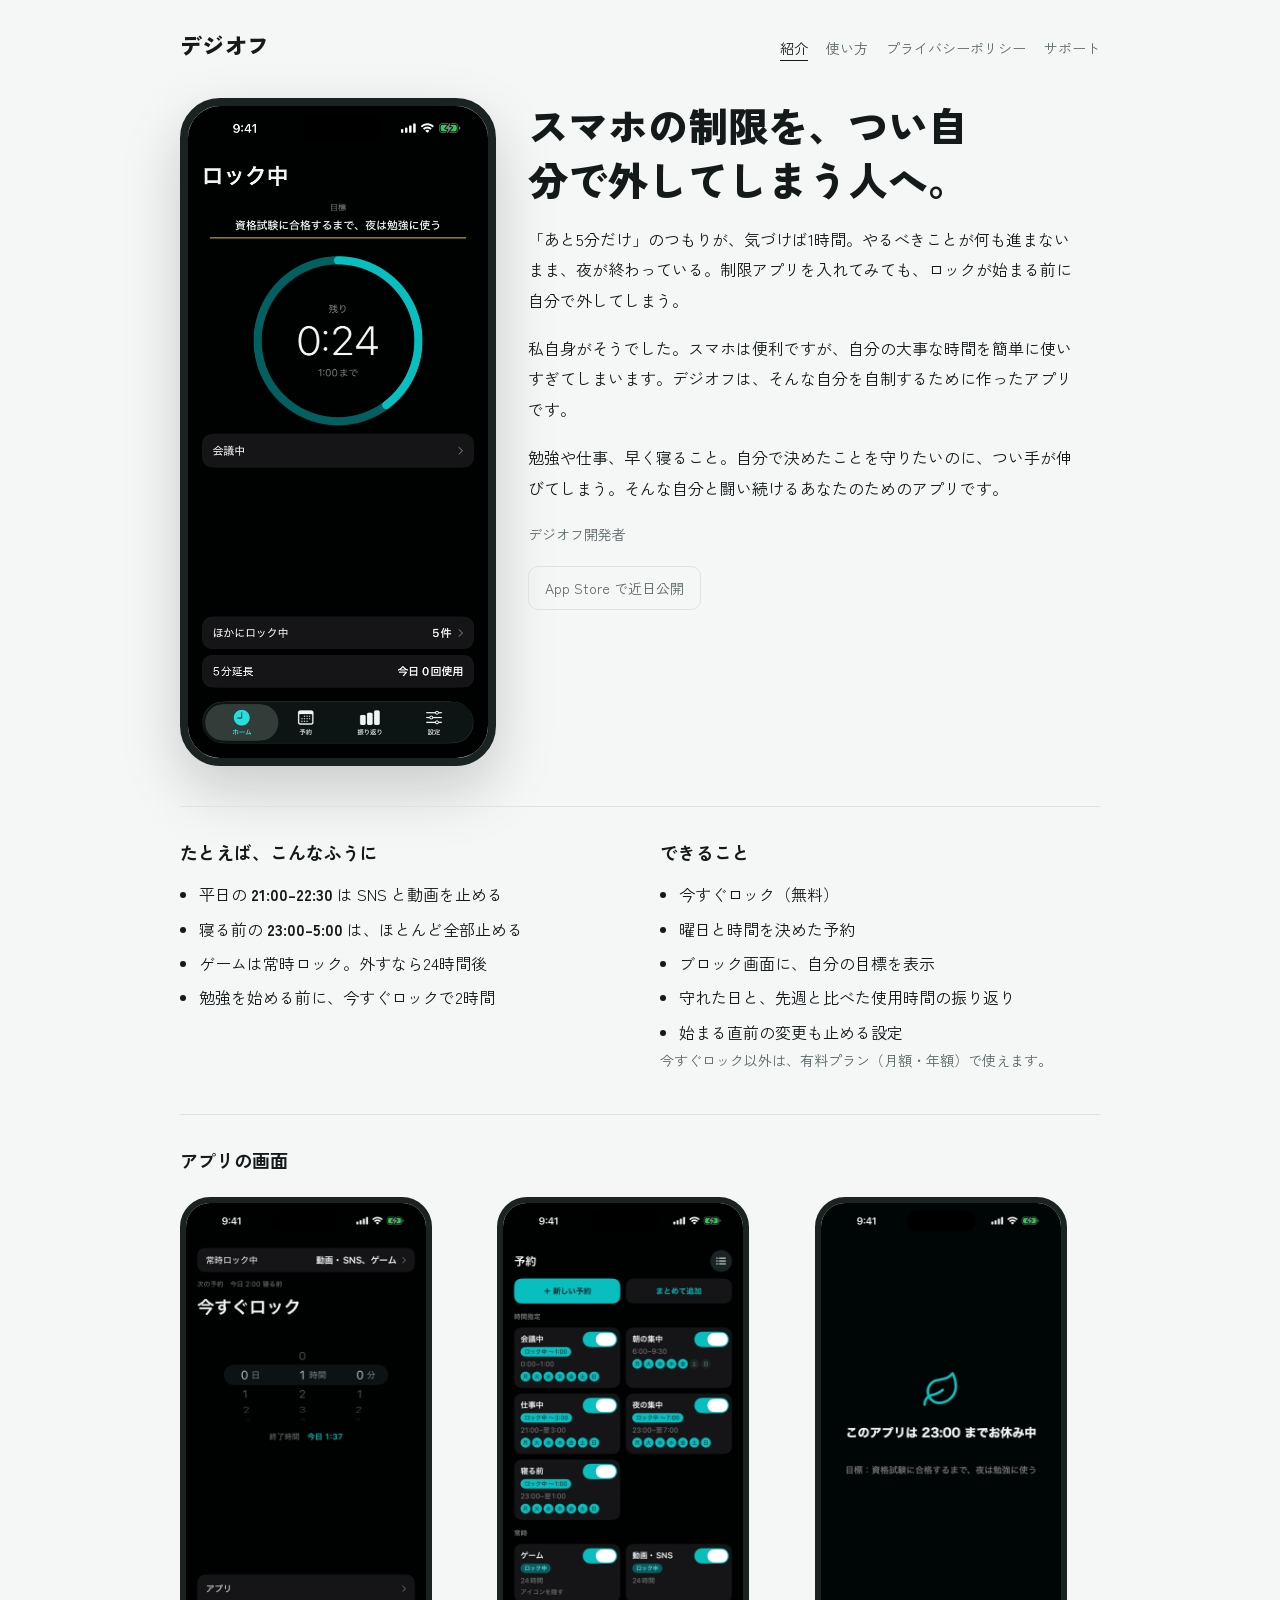
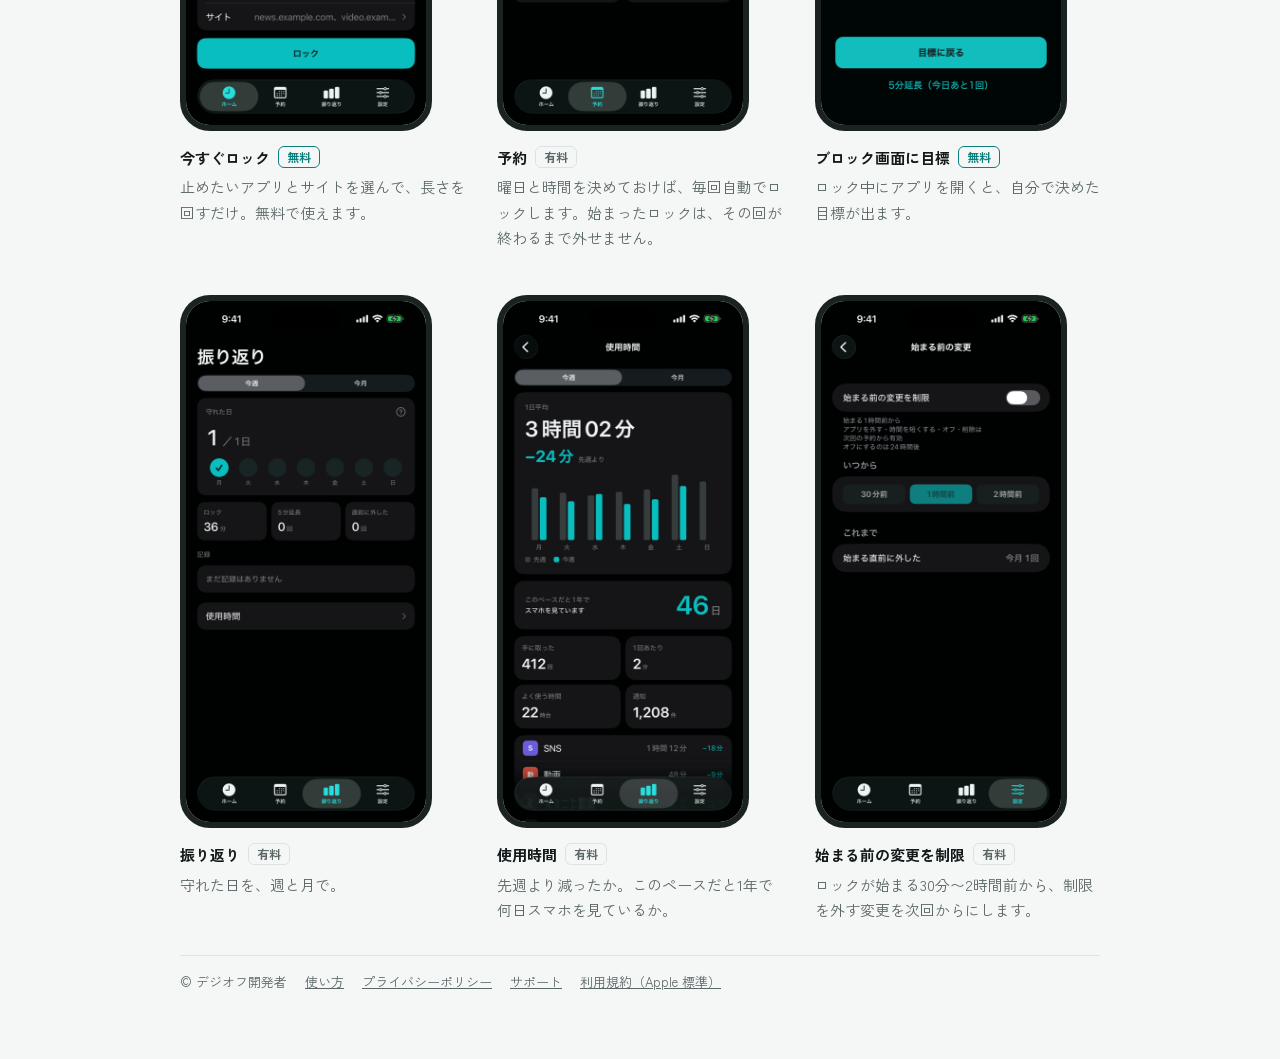
<file: index.html>
<!doctype html>
<html lang="ja">
<head>
<meta charset="utf-8">
<meta name="viewport" content="width=device-width, initial-scale=1, viewport-fit=cover">
<title>デジオフ</title>
<meta name="description" content="スマホの制限を、つい自分で外してしまう人のためのアプリ。決めた時間、スマホを閉じる。">
<link rel="preconnect" href="https://fonts.googleapis.com">
<link rel="stylesheet" href="https://fonts.googleapis.com/css2?family=Zen+Kaku+Gothic+New:wght@400;500;700;900&display=swap">
<link rel="stylesheet" href="style.css">
</head>
<body>
<div class="wrap">
  <header>
    <a class="logo" href="index.html">デジオフ</a>
    <nav aria-label="ページ">
      <a href="index.html" aria-current="page">紹介</a>
      <a href="help.html">使い方</a>
      <a href="privacy.html">プライバシーポリシー</a>
      <a href="support.html">サポート</a>
    </nav>
  </header>

  <main id="about">
    <div class="intro">
      <img class="phone" src="img/shot-lock.png" alt="デジオフのロック中の画面。目標と残り時間が表示されている">
      <div class="story">
        <h1>スマホの制限を、つい自分で外してしまう人へ。</h1>
        <p>「あと5分だけ」のつもりが、気づけば1時間。やるべきことが何も進まないまま、夜が終わっている。制限アプリを入れてみても、ロックが始まる前に自分で外してしまう。</p>
        <p>私自身がそうでした。スマホは便利ですが、自分の大事な時間を簡単に使いすぎてしまいます。デジオフは、そんな自分を自制するために作ったアプリです。</p>
        <p>勉強や仕事、早く寝ること。自分で決めたことを守りたいのに、つい手が伸びてしまう。そんな自分と闘い続けるあなたのためのアプリです。</p>
        <p class="sign">デジオフ開発者</p>
        <span class="store">App Store で近日公開</span>
      </div>
    </div>

    <div class="uses">
      <div>
        <h2>たとえば、こんなふうに</h2>
        <ul>
          <li>平日の <span class="time">21:00–22:30</span> は SNS と動画を止める</li>
          <li>寝る前の <span class="time">23:00–5:00</span> は、ほとんど全部止める</li>
          <li>ゲームは常時ロック。外すなら24時間後</li>
          <li>勉強を始める前に、今すぐロックで2時間</li>
        </ul>
      </div>
      <div>
        <h2>できること</h2>
        <ul>
          <li>今すぐロック（無料）</li>
          <li>曜日と時間を決めた予約</li>
          <li>ブロック画面に、自分の目標を表示</li>
          <li>守れた日と、先週と比べた使用時間の振り返り</li>
          <li>始まる直前の変更も止める設定</li>
        </ul>
        <p class="small">今すぐロック以外は、有料プラン（月額・年額）で使えます。</p>
      </div>
    </div>

    <section class="features" aria-labelledby="features-title">
      <h2 id="features-title">アプリの画面</h2>
      <div class="shots">
        <figure><img src="img/shot-quick.png" alt="今すぐロックの画面。日・時間・分を回して長さを決める">
          <figcaption><b>今すぐロック<span class="price free">無料</span></b><span>止めたいアプリとサイトを選んで、長さを回すだけ。無料で使えます。</span></figcaption></figure>
        <figure><img src="img/shot-list.png" alt="予約の一覧。時間指定と常時の予約が並んでいる">
          <figcaption><b>予約<span class="price">有料</span></b><span>曜日と時間を決めておけば、毎回自動でロックします。始まったロックは、その回が終わるまで外せません。</span></figcaption></figure>
        <figure><img src="img/shot-shield.png" alt="ブロック画面。お休み中の表示と目標、目標に戻るボタン">
          <figcaption><b>ブロック画面に目標<span class="price free">無料</span></b><span>ロック中にアプリを開くと、自分で決めた目標が出ます。</span></figcaption></figure>
        <figure><img src="img/shot-reflect.png" alt="振り返りの画面。今週守れた日と、ロックした時間">
          <figcaption><b>振り返り<span class="price">有料</span></b><span>守れた日を、週と月で。</span></figcaption></figure>
        <figure><img src="img/shot-usage.png" alt="使用時間の画面。1日平均と先週との差、曜日ごとの棒">
          <figcaption><b>使用時間<span class="price">有料</span></b><span>先週より減ったか。このペースだと1年で何日スマホを見ているか。</span></figcaption></figure>
        <figure><img src="img/shot-before.png" alt="始まる前の変更を制限する設定。30分前・1時間前・2時間前から選ぶ">
          <figcaption><b>始まる前の変更を制限<span class="price">有料</span></b><span>ロックが始まる30分〜2時間前から、制限を外す変更を次回からにします。</span></figcaption></figure>
      </div>
    </section>
  </main>

  <footer>
    <span>© デジオフ開発者</span>
    <a href="help.html">使い方</a>
    <a href="privacy.html">プライバシーポリシー</a>
    <a href="support.html">サポート</a>
    <a href="https://www.apple.com/legal/internet-services/itunes/dev/stdeula/">利用規約（Apple 標準）</a>
  </footer>
</div>
</body>
</html>
</file>
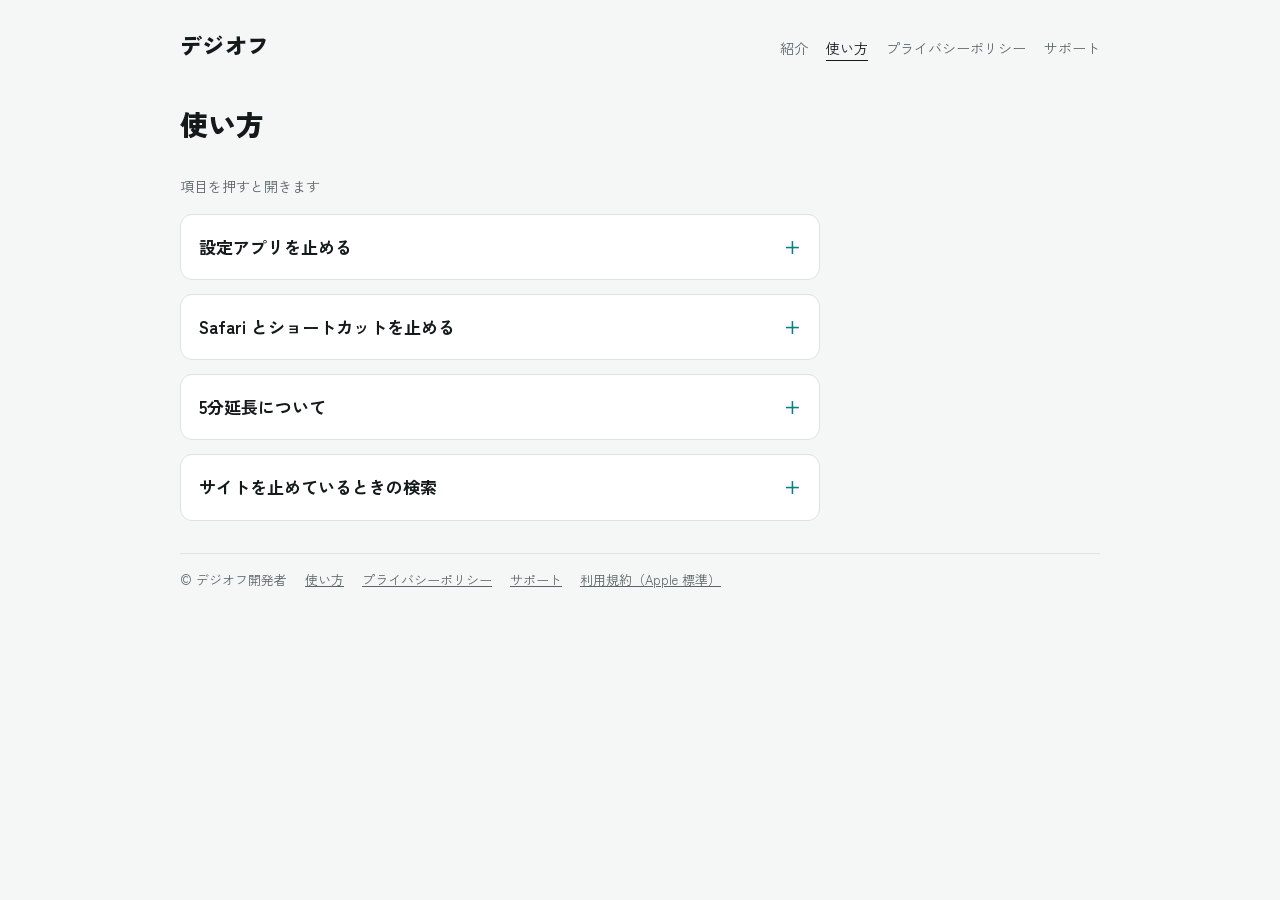
<file: help.html>
<!doctype html>
<html lang="ja">
<head>
<meta charset="utf-8">
<meta name="viewport" content="width=device-width, initial-scale=1, viewport-fit=cover">
<title>使い方 | デジオフ</title>
<meta name="description" content="デジオフの使い方。設定アプリやSafari、ショートカットを止める方法など">
<link rel="preconnect" href="https://fonts.googleapis.com">
<link rel="stylesheet" href="https://fonts.googleapis.com/css2?family=Zen+Kaku+Gothic+New:wght@400;500;700;900&display=swap">
<link rel="stylesheet" href="style.css">
</head>
<body>
<div class="wrap">
  <header>
    <a class="logo" href="index.html">デジオフ</a>
    <nav aria-label="ページ">
      <a href="index.html">紹介</a>
      <a href="help.html" aria-current="page">使い方</a>
      <a href="privacy.html">プライバシーポリシー</a>
      <a href="support.html">サポート</a>
    </nav>
  </header>

  <main id="help" class="doc">
    <h1>使い方</h1>
    <p class="small">項目を押すと開きます</p>

    <details class="item" id="settings">
      <summary>設定アプリを止める</summary>
      <div class="body">
        <p>設定アプリは、デジオフで直接止められません。ロック中に設定からスクリーンタイムの許可を外されないように、ショートカットのオートメーションで、設定を開いたらショートカットに切り替わるようにします。</p>
        <ol>
          <li>ショートカットアプリを開き、下の「オートメーション」を押す</li>
          <li>右上の＋ →「App」を押す</li>
          <li>「アプリ」で「設定」を選び、「開いている」にチェックを入れる</li>
          <li>「すぐに実行」を選んで［次へ］を押す</li>
          <li>「新規空白オートメーション」を選び、アクションの検索で「アプリを開く」を追加する。開くアプリに「ショートカット」を選んで完了</li>
          <li>デジオフで、ショートカットアプリにもロックをかける。守りたい予約や今すぐロックに一緒に入れてください（アプリを選ぶ画面で「ショートカット」と検索すると出てきます）</li>
        </ol>
        <p>ロック中に設定を開くと、ショートカットのブロック画面が出ます。ショートカットは5分延長できないので、ロックが終わるまでオートメーションを切れません。</p>
        <p class="note">ショートカットを常時ロックに入れると、外すまでの24時間、設定アプリが使えなくなります。予約や今すぐロックに入れるのがおすすめです。</p>
        <p class="note">ロックしていないときに設定を開くと、ショートカットが開きます。設定を使いたいときは、そこでこのオートメーションをオフにしてください。使い終わったら、オンに戻すのを忘れずに。</p>
      </div>
    </details>

    <details class="item" id="search">
      <summary>Safari とショートカットを止める</summary>
      <div class="body">
        <p>Safari とショートカットは、アプリを選ぶ画面の一覧には出てきません。画面の上の検索に「Safari」「ショートカット」と入れると出てきます。</p>
        <p class="note">見たくないサイトだけを止めたいときは、Safari ごと止めずに、サイトの欄にアドレス（例：x.com）を入れる方法もあります。</p>
      </div>
    </details>

    <details class="item" id="extension">
      <summary>5分延長について</summary>
      <div class="body">
        <ul>
          <li>使えるのは、全部のアプリを合わせて1日1回です。朝4時に戻ります。</li>
          <li>延長はアプリを使っている時間で数えます。開いていない間は減りません。</li>
          <li>ショートカットは延長できません。</li>
          <li>ほかにも延長させたくないアプリは、設定の「5分延長」→「延長しないアプリ」に入れてください。足すとすぐ有効になり、外すのは24時間後です。</li>
        </ul>
      </div>
    </details>

    <details class="item" id="safesearch">
      <summary>サイトを止めているときの検索</summary>
      <div class="body">
        <p>サイトを止めている間は、iPhone の仕組みで、Safari の検索にセーフサーチがかかり、成人向けの結果が表示されません。デジオフからは外せません。サイトのロックが終わると元に戻ります。</p>
      </div>
    </details>
  </main>

  <footer>
    <span>© デジオフ開発者</span>
    <a href="help.html">使い方</a>
    <a href="privacy.html">プライバシーポリシー</a>
    <a href="support.html">サポート</a>
    <a href="https://www.apple.com/legal/internet-services/itunes/dev/stdeula/">利用規約（Apple 標準）</a>
  </footer>
</div>
</body>
</html>
</file>
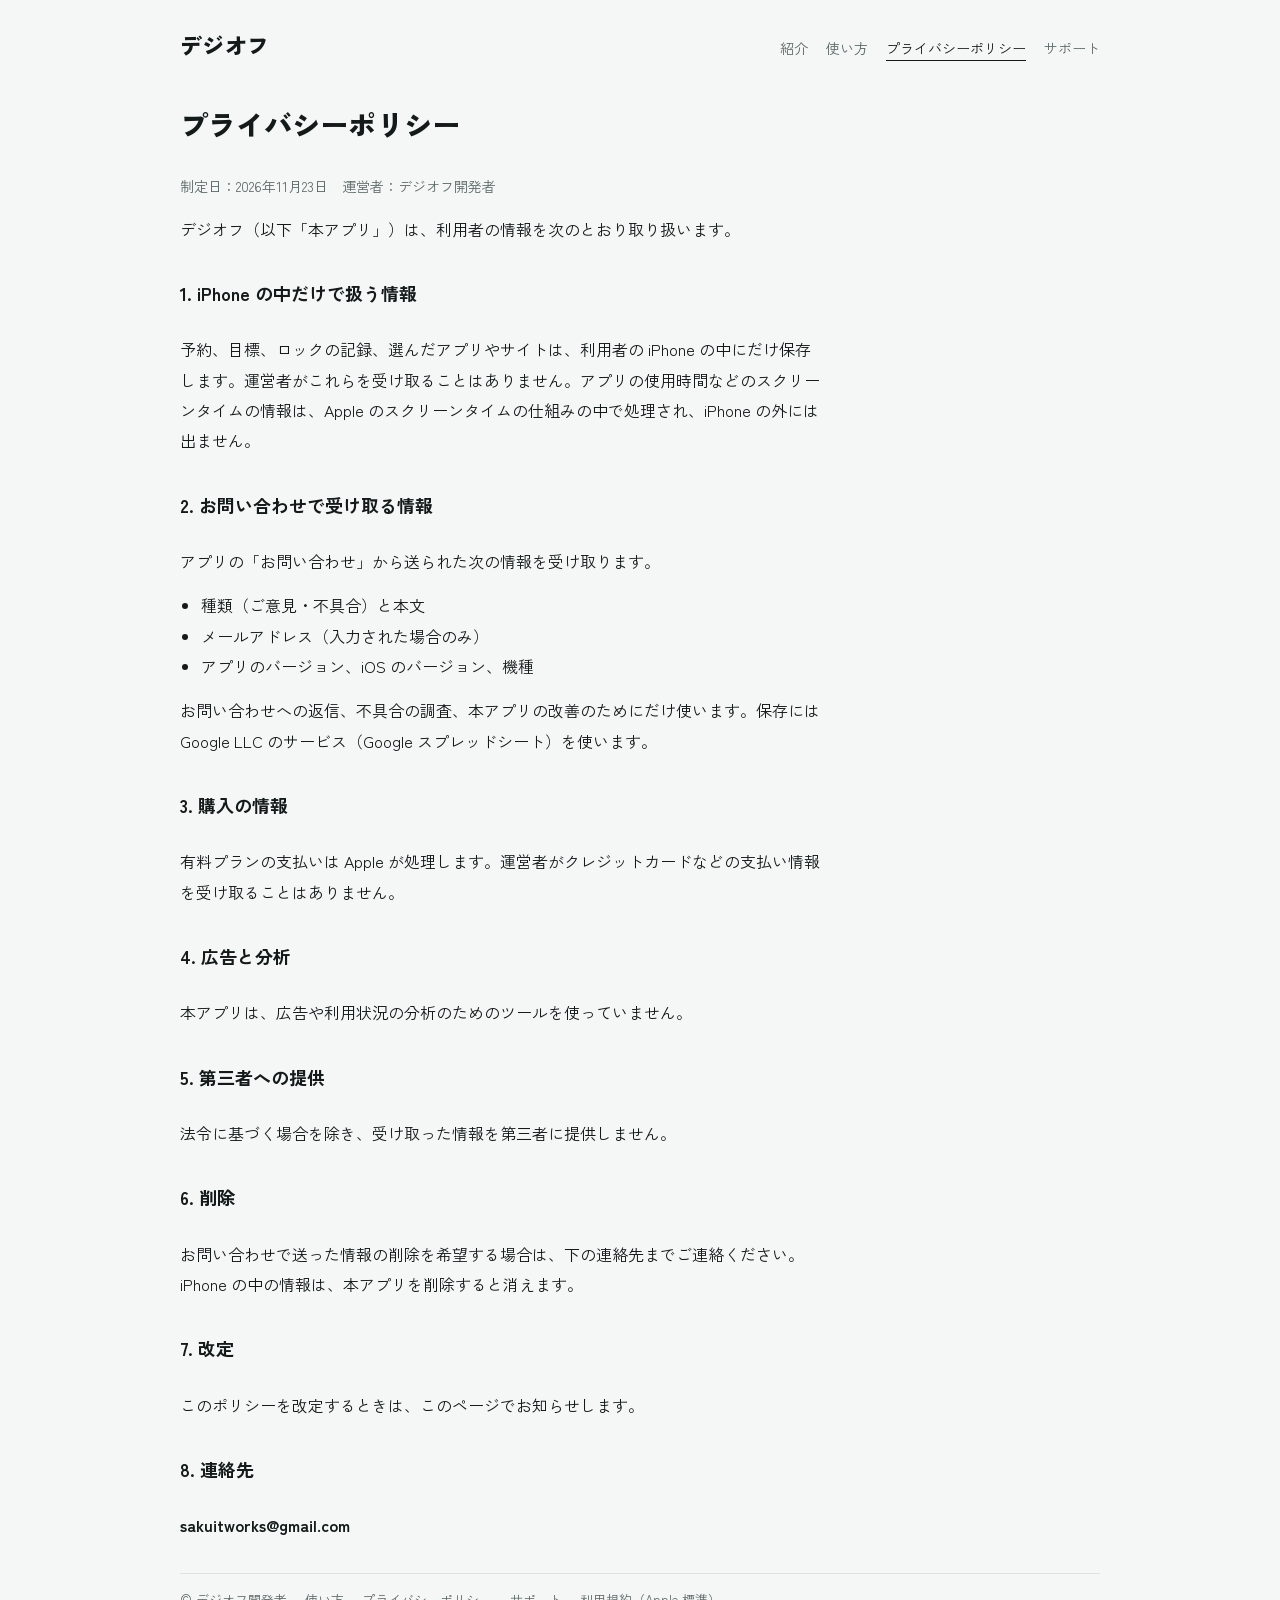
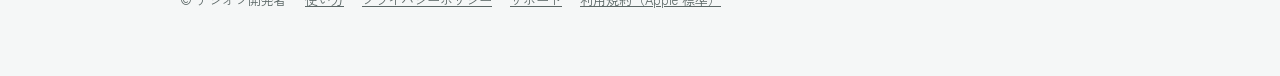
<file: privacy.html>
<!doctype html>
<html lang="ja">
<head>
<meta charset="utf-8">
<meta name="viewport" content="width=device-width, initial-scale=1, viewport-fit=cover">
<title>プライバシーポリシー | デジオフ</title>
<meta name="description" content="デジオフのプライバシーポリシー">
<link rel="preconnect" href="https://fonts.googleapis.com">
<link rel="stylesheet" href="https://fonts.googleapis.com/css2?family=Zen+Kaku+Gothic+New:wght@400;500;700;900&display=swap">
<link rel="stylesheet" href="style.css">
</head>
<body>
<div class="wrap">
  <header>
    <a class="logo" href="index.html">デジオフ</a>
    <nav aria-label="ページ">
      <a href="index.html">紹介</a>
      <a href="help.html">使い方</a>
      <a href="privacy.html" aria-current="page">プライバシーポリシー</a>
      <a href="support.html">サポート</a>
    </nav>
  </header>

  <main id="privacy" class="doc">
    <h1>プライバシーポリシー</h1>
    <p class="small">制定日：2026年11月23日　運営者：デジオフ開発者</p>
    <p>デジオフ（以下「本アプリ」）は、利用者の情報を次のとおり取り扱います。</p>
    <h2>1. iPhone の中だけで扱う情報</h2>
    <p>予約、目標、ロックの記録、選んだアプリやサイトは、利用者の iPhone の中にだけ保存します。運営者がこれらを受け取ることはありません。アプリの使用時間などのスクリーンタイムの情報は、Apple のスクリーンタイムの仕組みの中で処理され、iPhone の外には出ません。</p>
    <h2>2. お問い合わせで受け取る情報</h2>
    <p>アプリの「お問い合わせ」から送られた次の情報を受け取ります。</p>
    <ul>
      <li>種類（ご意見・不具合）と本文</li>
      <li>メールアドレス（入力された場合のみ）</li>
      <li>アプリのバージョン、iOS のバージョン、機種</li>
    </ul>
    <p>お問い合わせへの返信、不具合の調査、本アプリの改善のためにだけ使います。保存には Google LLC のサービス（Google スプレッドシート）を使います。</p>
    <h2>3. 購入の情報</h2>
    <p>有料プランの支払いは Apple が処理します。運営者がクレジットカードなどの支払い情報を受け取ることはありません。</p>
    <h2>4. 広告と分析</h2>
    <p>本アプリは、広告や利用状況の分析のためのツールを使っていません。</p>
    <h2>5. 第三者への提供</h2>
    <p>法令に基づく場合を除き、受け取った情報を第三者に提供しません。</p>
    <h2>6. 削除</h2>
    <p>お問い合わせで送った情報の削除を希望する場合は、下の連絡先までご連絡ください。iPhone の中の情報は、本アプリを削除すると消えます。</p>
    <h2>7. 改定</h2>
    <p>このポリシーを改定するときは、このページでお知らせします。</p>
    <h2>8. 連絡先</h2>
    <p><span class="mail">sakuitworks@gmail.com</span></p>
  </main>

  <footer>
    <span>© デジオフ開発者</span>
    <a href="help.html">使い方</a>
    <a href="privacy.html">プライバシーポリシー</a>
    <a href="support.html">サポート</a>
    <a href="https://www.apple.com/legal/internet-services/itunes/dev/stdeula/">利用規約（Apple 標準）</a>
  </footer>
</div>
</body>
</html>
</file>
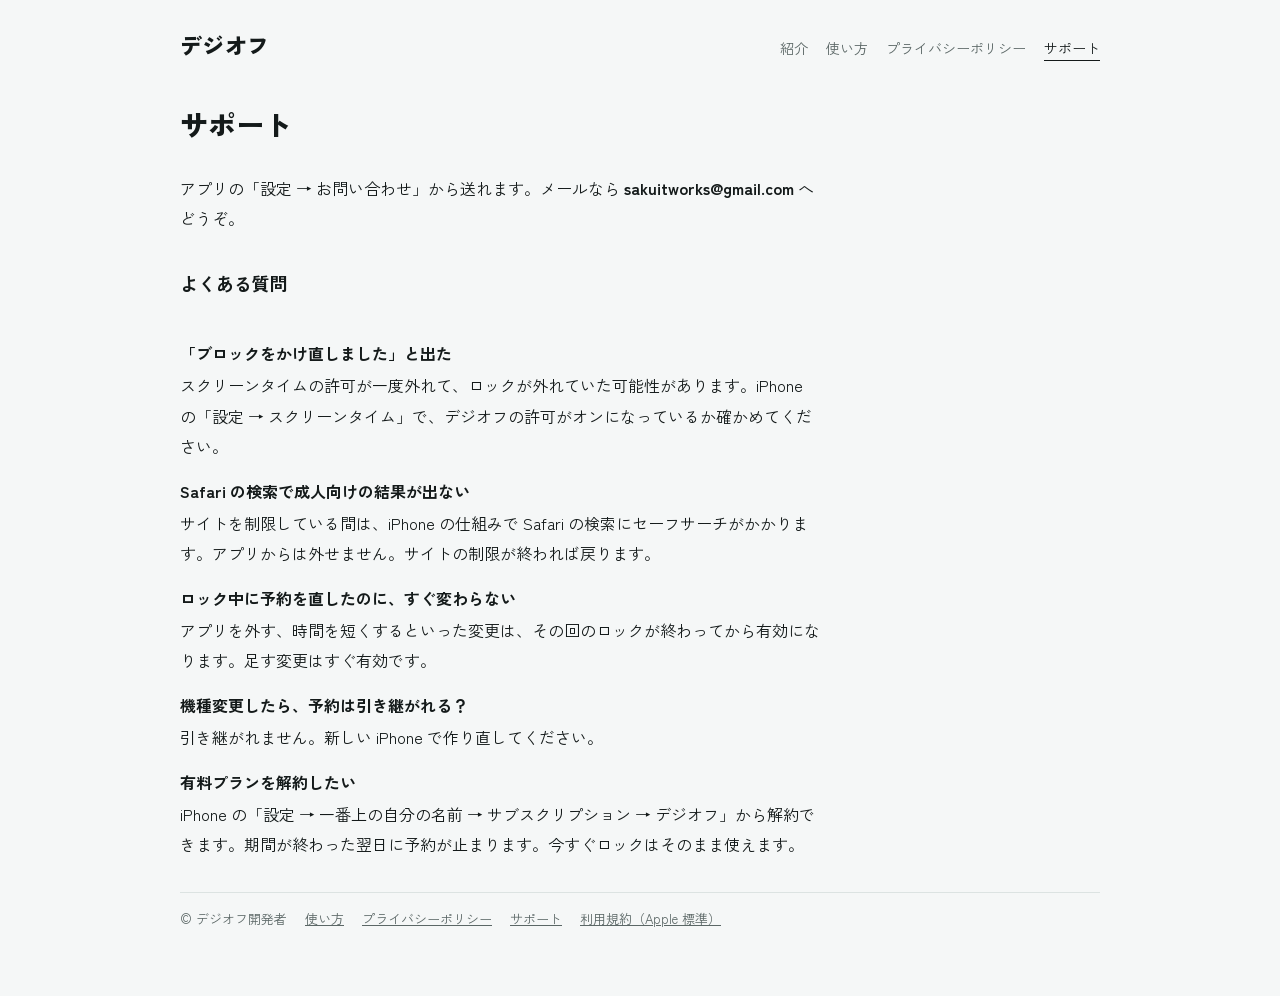
<file: support.html>
<!doctype html>
<html lang="ja">
<head>
<meta charset="utf-8">
<meta name="viewport" content="width=device-width, initial-scale=1, viewport-fit=cover">
<title>サポート | デジオフ</title>
<meta name="description" content="デジオフのサポートとよくある質問">
<link rel="preconnect" href="https://fonts.googleapis.com">
<link rel="stylesheet" href="https://fonts.googleapis.com/css2?family=Zen+Kaku+Gothic+New:wght@400;500;700;900&display=swap">
<link rel="stylesheet" href="style.css">
</head>
<body>
<div class="wrap">
  <header>
    <a class="logo" href="index.html">デジオフ</a>
    <nav aria-label="ページ">
      <a href="index.html">紹介</a>
      <a href="help.html">使い方</a>
      <a href="privacy.html">プライバシーポリシー</a>
      <a href="support.html" aria-current="page">サポート</a>
    </nav>
  </header>

  <main id="support" class="doc">
    <h1>サポート</h1>
    <p>アプリの「設定 → お問い合わせ」から送れます。メールなら <span class="mail">sakuitworks@gmail.com</span> へどうぞ。</p>
    <h2>よくある質問</h2>
    <dl>
      <dt>「ブロックをかけ直しました」と出た</dt>
      <dd>スクリーンタイムの許可が一度外れて、ロックが外れていた可能性があります。iPhone の「設定 → スクリーンタイム」で、デジオフの許可がオンになっているか確かめてください。</dd>
      <dt>Safari の検索で成人向けの結果が出ない</dt>
      <dd>サイトを制限している間は、iPhone の仕組みで Safari の検索にセーフサーチがかかります。アプリからは外せません。サイトの制限が終われば戻ります。</dd>
      <dt>ロック中に予約を直したのに、すぐ変わらない</dt>
      <dd>アプリを外す、時間を短くするといった変更は、その回のロックが終わってから有効になります。足す変更はすぐ有効です。</dd>
      <dt>機種変更したら、予約は引き継がれる？</dt>
      <dd>引き継がれません。新しい iPhone で作り直してください。</dd>
      <dt>有料プランを解約したい</dt>
      <dd>iPhone の「設定 → 一番上の自分の名前 → サブスクリプション → デジオフ」から解約できます。期間が終わった翌日に予約が止まります。今すぐロックはそのまま使えます。</dd>
    </dl>
  </main>

  <footer>
    <span>© デジオフ開発者</span>
    <a href="help.html">使い方</a>
    <a href="privacy.html">プライバシーポリシー</a>
    <a href="support.html">サポート</a>
    <a href="https://www.apple.com/legal/internet-services/itunes/dev/stdeula/">利用規約（Apple 標準）</a>
  </footer>
</div>
</body>
</html>
</file>
<file: style.css>
/* 画面写真1枚と、作った人の文章を横に並べる。紹介以外は素の文書 */
:root {
  --bg: #F5F7F7;
  --paper: #FFFFFF;
  --ink: #141A1A;
  --muted: #5B6766;
  --accent: #0B7F7F;
  --line: #DCE3E2;
  --draft: #FFF1C7;
  --font: 'Zen Kaku Gothic New', 'Hiragino Sans', 'Hiragino Kaku Gothic ProN', 'Noto Sans JP', sans-serif;
}
@media (prefers-color-scheme: dark) { :root:not([data-theme="light"]) {
  --bg: #0B1010; --paper: #151D1D; --ink: #F2F6F6; --muted: #B3C0BE; --accent: #3CCFCF; --line: #26302F; --draft: #3A2F12; color-scheme: dark } }
:root[data-theme="dark"] {
  --bg: #0B1010; --paper: #151D1D; --ink: #F2F6F6; --muted: #B3C0BE; --accent: #3CCFCF; --line: #26302F; --draft: #3A2F12; color-scheme: dark }

:root { padding-top: env(safe-area-inset-top, 0px); padding-bottom: env(safe-area-inset-bottom, 0px); }
body { margin: 0; background: var(--bg); color: var(--ink); font-family: var(--font); font-size: 16px; line-height: 1.9;
  padding-left: max(16px, env(safe-area-inset-left, 0px)); padding-right: max(16px, env(safe-area-inset-right, 0px)); }
.wrap { max-width: 920px; margin: 0 auto; padding-block: 24px 64px; display: flex; flex-direction: column; gap: 32px; }
header { display: flex; align-items: baseline; justify-content: space-between; gap: 16px; flex-wrap: wrap; }
.logo { font-size: 22px; font-weight: 900; letter-spacing: 0.02em; text-decoration: none; color: var(--ink); }
nav { display: flex; gap: 18px; font-size: 14px; flex-wrap: wrap; }
nav a { color: var(--muted); text-decoration: none; }
nav a[aria-current="page"] { color: var(--ink); text-decoration: underline; text-underline-offset: 6px; }
a { color: var(--accent); }
a:focus-visible { outline: 2px solid var(--accent); outline-offset: 3px; }
p, ul, dl { margin: 0; }

/* 紹介 */
#about { display: flex; flex-direction: column; gap: 40px; }
.intro { display: grid; grid-template-columns: 300px 1fr; gap: 48px; align-items: start; }
.phone { width: 100%; max-width: 300px; border-radius: 40px; border: 8px solid #1B2322; display: block; box-shadow: 0 24px 60px rgba(0,0,0,.18); }
.story { display: flex; flex-direction: column; gap: 18px; min-width: 0; max-width: 34em; }
.story h1 { margin: 0; font-size: clamp(30px, 5vw, 40px); line-height: 1.35; font-weight: 900; text-wrap: balance; }
.story .sign { color: var(--muted); font-size: 14px; }
.store { align-self: flex-start; border: 1px solid var(--line); border-radius: 10px; padding: 8px 16px; color: var(--muted); font-size: 14px; }
.uses { display: grid; grid-template-columns: 1fr 1fr; gap: 40px; border-top: 1px solid var(--line); padding-top: 28px; }
.features { display: flex; flex-direction: column; gap: 20px; border-top: 1px solid var(--line); padding-top: 28px; }
.features h2 { margin: 0; font-size: 18px; font-weight: 700; }
.shots { display: grid; grid-template-columns: repeat(3, minmax(0, 1fr)); gap: 44px 32px; }
.shots figure { margin: 0; display: flex; flex-direction: column; gap: 14px; min-width: 0; }
.shots img { width: 100%; max-width: 240px; border-radius: 30px; border: 6px solid #1B2322; display: block; }
.shots figcaption { display: flex; flex-direction: column; gap: 4px; font-size: 15px; line-height: 1.7; }
.shots figcaption > span { color: var(--muted); }
.price { display: inline-block; margin-left: 8px; font-size: 12px; font-weight: 700; line-height: 1; padding: 4px 8px; border-radius: 6px; border: 1px solid var(--line); color: var(--muted); vertical-align: 2px; }
.price.free { border-color: var(--accent); color: var(--accent); }
.uses h2, .doc h2 { margin: 0 0 10px; font-size: 18px; font-weight: 700; }
.uses ul { padding-left: 1.2em; display: flex; flex-direction: column; gap: 4px; }
.time { font-variant-numeric: tabular-nums; font-weight: 700; }
.small { color: var(--muted); font-size: 14px; }

/* 文書 */
.doc { max-width: 40em; display: flex; flex-direction: column; gap: 14px; }
.doc h1 { margin: 0 0 8px; font-size: 28px; font-weight: 900; }
.doc h2 { margin-top: 18px; }
.doc ul { padding-left: 1.3em; }
.doc dt { font-weight: 700; margin-top: 14px; }
.doc dd { margin: 2px 0 0; }
.mail { font-weight: 700; user-select: all; }
footer { border-top: 1px solid var(--line); padding-top: 14px; color: var(--muted); font-size: 13px; display: flex; gap: 18px; flex-wrap: wrap; }
footer a { color: var(--muted); }

@media (max-width: 720px) {
  .intro { grid-template-columns: 1fr; gap: 28px; }
  .phone { max-width: 240px; margin: 0 auto; }
  .uses { grid-template-columns: 1fr; gap: 24px; }
  .shots { grid-template-columns: repeat(2, minmax(0, 1fr)); gap: 32px 18px; }
  .shots img { border-radius: 22px; border-width: 4px; }
}

.toc { display: flex; flex-direction: column; gap: 4px; background: var(--paper); border: 1px solid var(--line); border-radius: 10px; padding: 12px 16px; font-size: 15px; }
.doc ol { padding-left: 1.4em; display: flex; flex-direction: column; gap: 6px; }
.doc h2[id] { scroll-margin-top: 16px; }

/* 使い方：項目ごとに枠で区切り、押すと開く */
.item { background: var(--paper); border: 1px solid var(--line); border-radius: 12px; }
.item summary { cursor: pointer; list-style: none; padding: 16px 18px; font-size: 17px; font-weight: 700; display: flex; justify-content: space-between; align-items: center; gap: 12px; }
.item summary::-webkit-details-marker { display: none; }
.item summary::after { content: "＋"; color: var(--accent); font-weight: 700; }
.item[open] summary::after { content: "−"; }
.item summary:focus-visible { outline: 2px solid var(--accent); outline-offset: 2px; border-radius: 12px; }
.item .body { padding: 0 18px 18px; display: flex; flex-direction: column; gap: 12px; border-top: 1px solid var(--line); padding-top: 14px; }
.note { font-size: 14px; color: var(--ink); background: var(--bg); border-left: 3px solid var(--accent); padding: 8px 12px; border-radius: 4px; margin: 0; }
</file>
